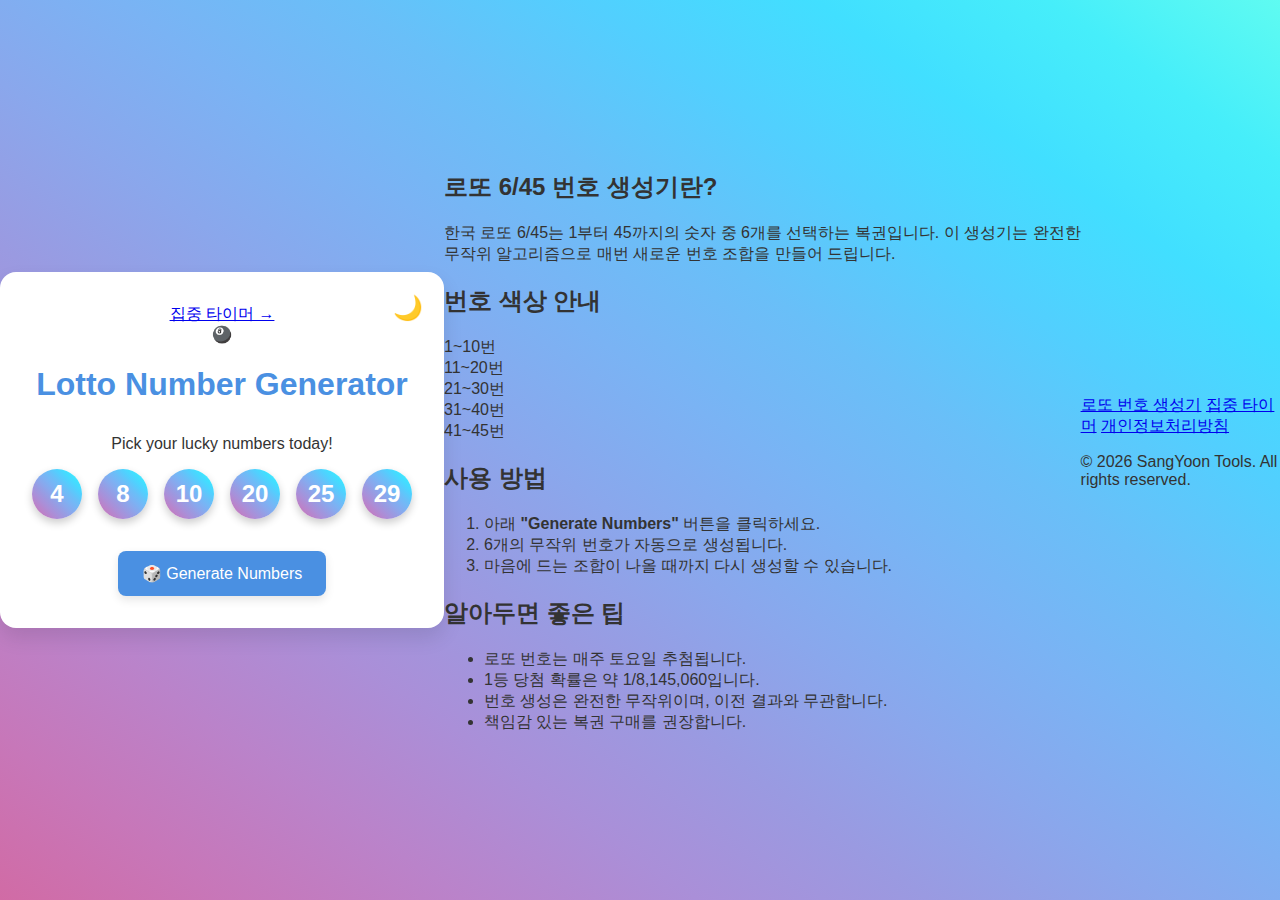
<file: index.html>
<!DOCTYPE html>
<html lang="ko">
<head>
    <meta charset="UTF-8">
    <meta name="viewport" content="width=device-width, initial-scale=1.0">
    <meta name="description" content="한국 로또 6/45 번호를 무작위로 생성해보세요. 번호 범위별 색상 구분과 함께 행운의 번호를 뽑아드립니다. 무료 로또 번호 생성기.">
    <!-- Google tag (gtag.js) -->
    <script async src="https://www.googletagmanager.com/gtag/js?id=G-K6Q5PZ5FXC"></script>
    <script>
      window.dataLayer = window.dataLayer || [];
      function gtag(){dataLayer.push(arguments);}
      gtag('js', new Date());
      gtag('config', 'G-K6Q5PZ5FXC');
    </script>
    <!-- Microsoft Clarity -->
    <script type="text/javascript">
      (function(c,l,a,r,i,t,y){
          c[a]=c[a]||function(){(c[a].q=c[a].q||[]).push(arguments)};
          t=l.createElement(r);t.async=1;t.src="https://www.clarity.ms/tag/"+i;
          y=l.getElementsByTagName(r)[0];y.parentNode.insertBefore(t,y);
      })(window, document, "clarity", "script", "vjq6i2v5ll");
    </script>
    <title>로또 번호 생성기 - 행운의 번호를 뽑아보세요</title>
    <link rel="preconnect" href="https://fonts.googleapis.com">
    <link rel="preconnect" href="https://fonts.gstatic.com" crossorigin>
    <link href="https://fonts.googleapis.com/css2?family=Inter:wght@400;600;800&display=swap" rel="stylesheet">
    <link rel="stylesheet" href="style.css">
    <meta name="google-adsense-account" content="ca-pub-9044285160437752">
    <script async src="https://pagead2.googlesyndication.com/pagead/js/adsbygoogle.js?client=ca-pub-9044285160437752"
         crossorigin="anonymous"></script>
</head>
<body>
    <div class="bg-orbs">
        <div class="orb orb-1"></div>
        <div class="orb orb-2"></div>
        <div class="orb orb-3"></div>
    </div>
    <div class="container">
        <button class="theme-toggle" id="theme-toggle" aria-label="Toggle dark mode">🌙</button>
        <a href="focus.html" class="nav-link">집중 타이머 &rarr;</a>
        <div class="title-section">
            <span class="title-icon">🎱</span>
            <h1>Lotto Number Generator</h1>
            <p class="subtitle">Pick your lucky numbers today!</p>
        </div>
        <lotto-numbers></lotto-numbers>
        <button id="generator-btn" class="generate-btn">
            <span class="btn-icon">🎲</span> Generate Numbers
        </button>
    </div>
    <!-- 설명 콘텐츠 -->
    <section class="content-section">
        <div class="content-card">
            <h2>로또 6/45 번호 생성기란?</h2>
            <p>한국 로또 6/45는 1부터 45까지의 숫자 중 6개를 선택하는 복권입니다. 이 생성기는 완전한 무작위 알고리즘으로 매번 새로운 번호 조합을 만들어 드립니다.</p>
        </div>
        <div class="content-card">
            <h2>번호 색상 안내</h2>
            <div class="color-guide">
                <div class="color-item"><span class="color-dot" style="background: #fbbf24;"></span> 1~10번</div>
                <div class="color-item"><span class="color-dot" style="background: #60a5fa;"></span> 11~20번</div>
                <div class="color-item"><span class="color-dot" style="background: #f87171;"></span> 21~30번</div>
                <div class="color-item"><span class="color-dot" style="background: #a78bfa;"></span> 31~40번</div>
                <div class="color-item"><span class="color-dot" style="background: #34d399;"></span> 41~45번</div>
            </div>
        </div>
        <div class="content-card">
            <h2>사용 방법</h2>
            <ol>
                <li>아래 <strong>"Generate Numbers"</strong> 버튼을 클릭하세요.</li>
                <li>6개의 무작위 번호가 자동으로 생성됩니다.</li>
                <li>마음에 드는 조합이 나올 때까지 다시 생성할 수 있습니다.</li>
            </ol>
        </div>
        <div class="content-card">
            <h2>알아두면 좋은 팁</h2>
            <ul>
                <li>로또 번호는 매주 토요일 추첨됩니다.</li>
                <li>1등 당첨 확률은 약 1/8,145,060입니다.</li>
                <li>번호 생성은 완전한 무작위이며, 이전 결과와 무관합니다.</li>
                <li>책임감 있는 복권 구매를 권장합니다.</li>
            </ul>
        </div>
    </section>

    <!-- AdSense 광고 -->
    <div class="ad-container" style="max-width: 728px; margin: 20px auto; text-align: center;">
        <ins class="adsbygoogle"
             style="display:block"
             data-ad-client="ca-pub-9044285160437752"
             data-ad-slot=""
             data-ad-format="auto"
             data-full-width-responsive="true"></ins>
        <script>(adsbygoogle = window.adsbygoogle || []).push({});</script>
    </div>

    <!-- 푸터 -->
    <footer class="site-footer">
        <nav class="footer-nav">
            <a href="index.html">로또 번호 생성기</a>
            <a href="focus.html">집중 타이머</a>
            <a href="privacy.html">개인정보처리방침</a>
        </nav>
        <p class="footer-copy">&copy; 2026 SangYoon Tools. All rights reserved.</p>
    </footer>

    <script src="main.js"></script>
</body>
</html>
</file>
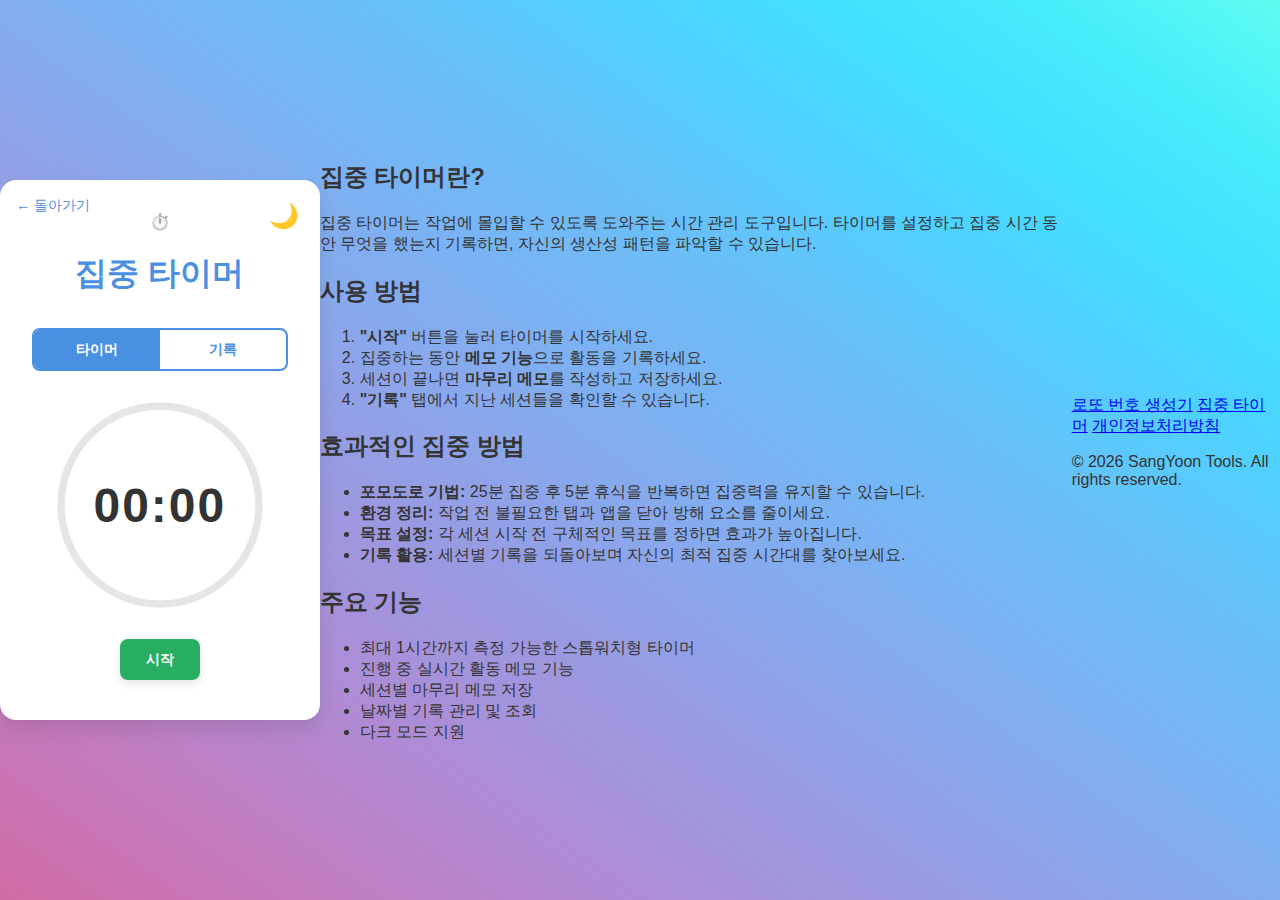
<file: focus.html>
<!DOCTYPE html>
<html lang="ko">
<head>
    <meta charset="UTF-8">
    <meta name="viewport" content="width=device-width, initial-scale=1.0">
    <meta name="description" content="집중 타이머로 생산성을 높여보세요. 세션별 활동 기록, 메모 기능으로 효율적인 시간 관리를 도와드립니다. 무료 온라인 집중 타이머.">
    <!-- Google tag (gtag.js) -->
    <script async src="https://www.googletagmanager.com/gtag/js?id=G-K6Q5PZ5FXC"></script>
    <script>
      window.dataLayer = window.dataLayer || [];
      function gtag(){dataLayer.push(arguments);}
      gtag('js', new Date());
      gtag('config', 'G-K6Q5PZ5FXC');
    </script>
    <!-- Microsoft Clarity -->
    <script type="text/javascript">
      (function(c,l,a,r,i,t,y){
          c[a]=c[a]||function(){(c[a].q=c[a].q||[]).push(arguments)};
          t=l.createElement(r);t.async=1;t.src="https://www.clarity.ms/tag/"+i;
          y=l.getElementsByTagName(r)[0];y.parentNode.insertBefore(t,y);
      })(window, document, "clarity", "script", "vjq6i2v5ll");
    </script>
    <title>집중 타이머 - 효율적인 시간 관리 도구</title>
    <link rel="preconnect" href="https://fonts.googleapis.com">
    <link rel="preconnect" href="https://fonts.gstatic.com" crossorigin>
    <link href="https://fonts.googleapis.com/css2?family=Inter:wght@400;600;800&display=swap" rel="stylesheet">
    <link rel="stylesheet" href="style.css">
    <link rel="stylesheet" href="focus.css">
    <meta name="google-adsense-account" content="ca-pub-9044285160437752">
    <script async src="https://pagead2.googlesyndication.com/pagead/js/adsbygoogle.js?client=ca-pub-9044285160437752"
         crossorigin="anonymous"></script>
</head>
<body>
    <div class="bg-orbs">
        <div class="orb orb-1"></div>
        <div class="orb orb-2"></div>
        <div class="orb orb-3"></div>
    </div>
    <div class="container focus-container">
        <button class="theme-toggle" id="theme-toggle" aria-label="다크모드 전환">🌙</button>
        <a href="index.html" class="back-link">&larr; 돌아가기</a>

        <div class="title-section">
            <span class="title-icon">⏱️</span>
            <h1>집중 타이머</h1>
        </div>

        <!-- 탭 네비게이션 -->
        <div class="tab-nav">
            <button class="tab-btn active" data-tab="timer">타이머</button>
            <button class="tab-btn" data-tab="history">기록</button>
        </div>

        <!-- 타이머 화면 -->
        <div id="timer-screen" class="screen active">
            <div class="timer-display">
                <svg class="progress-ring" viewBox="0 0 240 240">
                    <circle class="progress-ring-bg" cx="120" cy="120" r="108" />
                    <circle class="progress-ring-fill" cx="120" cy="120" r="108" />
                </svg>
                <div class="timer-text" id="timer-text">00:00</div>
            </div>

            <div class="timer-controls">
                <button id="start-btn" class="control-btn start-btn">시작</button>
                <button id="pause-btn" class="control-btn pause-btn" style="display:none;">일시정지</button>
                <button id="reset-btn" class="control-btn reset-btn" style="display:none;">초기화</button>
                <button id="finish-btn" class="control-btn finish-btn" style="display:none;">종료</button>
            </div>

            <!-- 진행 중 메모 입력 -->
            <div id="mid-log-section" class="mid-log-section" style="display:none;">
                <div class="mid-log-input-row">
                    <input type="text" id="mid-log-input" class="mid-log-input" placeholder="지금 뭘 했는지 적어보세요..." />
                    <button id="mid-log-add-btn" class="control-btn mid-log-add-btn">추가</button>
                </div>
                <ul id="mid-log-list" class="mid-log-list"></ul>
            </div>
        </div>

        <!-- 기록 화면 (알람 후) -->
        <div id="record-screen" class="screen">
            <div class="alarm-notice">
                <div class="alarm-icon">⏰</div>
                <h2>시간 종료!</h2>
                <p class="session-duration" id="session-duration"></p>
            </div>

            <!-- 진행 중 작성한 메모 요약 -->
            <div id="record-mid-logs" class="record-mid-logs" style="display:none;">
                <h3>이번 세션 활동 기록</h3>
                <ul id="record-mid-log-list" class="mid-log-list"></ul>
            </div>

            <div class="record-form">
                <label for="focus-note">마무리 메모</label>
                <textarea id="focus-note" rows="3" placeholder="이번 세션을 정리해보세요..."></textarea>
                <div class="record-actions">
                    <button id="save-btn" class="control-btn save-btn">저장 후 다음 세션</button>
                    <button id="discard-btn" class="control-btn discard-btn">삭제</button>
                </div>
            </div>
        </div>

        <!-- 기록 목록 화면 -->
        <div id="history-screen" class="screen">
            <div id="history-list" class="history-list"></div>
            <div id="history-empty" class="history-empty" style="display:none;">
                <p>아직 기록이 없습니다.</p>
                <p>첫 번째 집중 세션을 시작해보세요!</p>
            </div>
            <button id="clear-history-btn" class="control-btn discard-btn" style="display:none;">전체 기록 삭제</button>
        </div>
    </div>

    <!-- 설명 콘텐츠 -->
    <section class="content-section">
        <div class="content-card">
            <h2>집중 타이머란?</h2>
            <p>집중 타이머는 작업에 몰입할 수 있도록 도와주는 시간 관리 도구입니다. 타이머를 설정하고 집중 시간 동안 무엇을 했는지 기록하면, 자신의 생산성 패턴을 파악할 수 있습니다.</p>
        </div>
        <div class="content-card">
            <h2>사용 방법</h2>
            <ol>
                <li><strong>"시작"</strong> 버튼을 눌러 타이머를 시작하세요.</li>
                <li>집중하는 동안 <strong>메모 기능</strong>으로 활동을 기록하세요.</li>
                <li>세션이 끝나면 <strong>마무리 메모</strong>를 작성하고 저장하세요.</li>
                <li><strong>"기록"</strong> 탭에서 지난 세션들을 확인할 수 있습니다.</li>
            </ol>
        </div>
        <div class="content-card">
            <h2>효과적인 집중 방법</h2>
            <ul>
                <li><strong>포모도로 기법:</strong> 25분 집중 후 5분 휴식을 반복하면 집중력을 유지할 수 있습니다.</li>
                <li><strong>환경 정리:</strong> 작업 전 불필요한 탭과 앱을 닫아 방해 요소를 줄이세요.</li>
                <li><strong>목표 설정:</strong> 각 세션 시작 전 구체적인 목표를 정하면 효과가 높아집니다.</li>
                <li><strong>기록 활용:</strong> 세션별 기록을 되돌아보며 자신의 최적 집중 시간대를 찾아보세요.</li>
            </ul>
        </div>
        <div class="content-card">
            <h2>주요 기능</h2>
            <ul>
                <li>최대 1시간까지 측정 가능한 스톱워치형 타이머</li>
                <li>진행 중 실시간 활동 메모 기능</li>
                <li>세션별 마무리 메모 저장</li>
                <li>날짜별 기록 관리 및 조회</li>
                <li>다크 모드 지원</li>
            </ul>
        </div>
    </section>

    <!-- AdSense 광고 -->
    <div class="ad-container" style="max-width: 728px; margin: 20px auto; text-align: center;">
        <ins class="adsbygoogle"
             style="display:block"
             data-ad-client="ca-pub-9044285160437752"
             data-ad-slot=""
             data-ad-format="auto"
             data-full-width-responsive="true"></ins>
        <script>(adsbygoogle = window.adsbygoogle || []).push({});</script>
    </div>

    <!-- 푸터 -->
    <footer class="site-footer">
        <nav class="footer-nav">
            <a href="index.html">로또 번호 생성기</a>
            <a href="focus.html">집중 타이머</a>
            <a href="privacy.html">개인정보처리방침</a>
        </nav>
        <p class="footer-copy">&copy; 2026 SangYoon Tools. All rights reserved.</p>
    </footer>

    <script src="focus.js"></script>
</body>
</html>
</file>
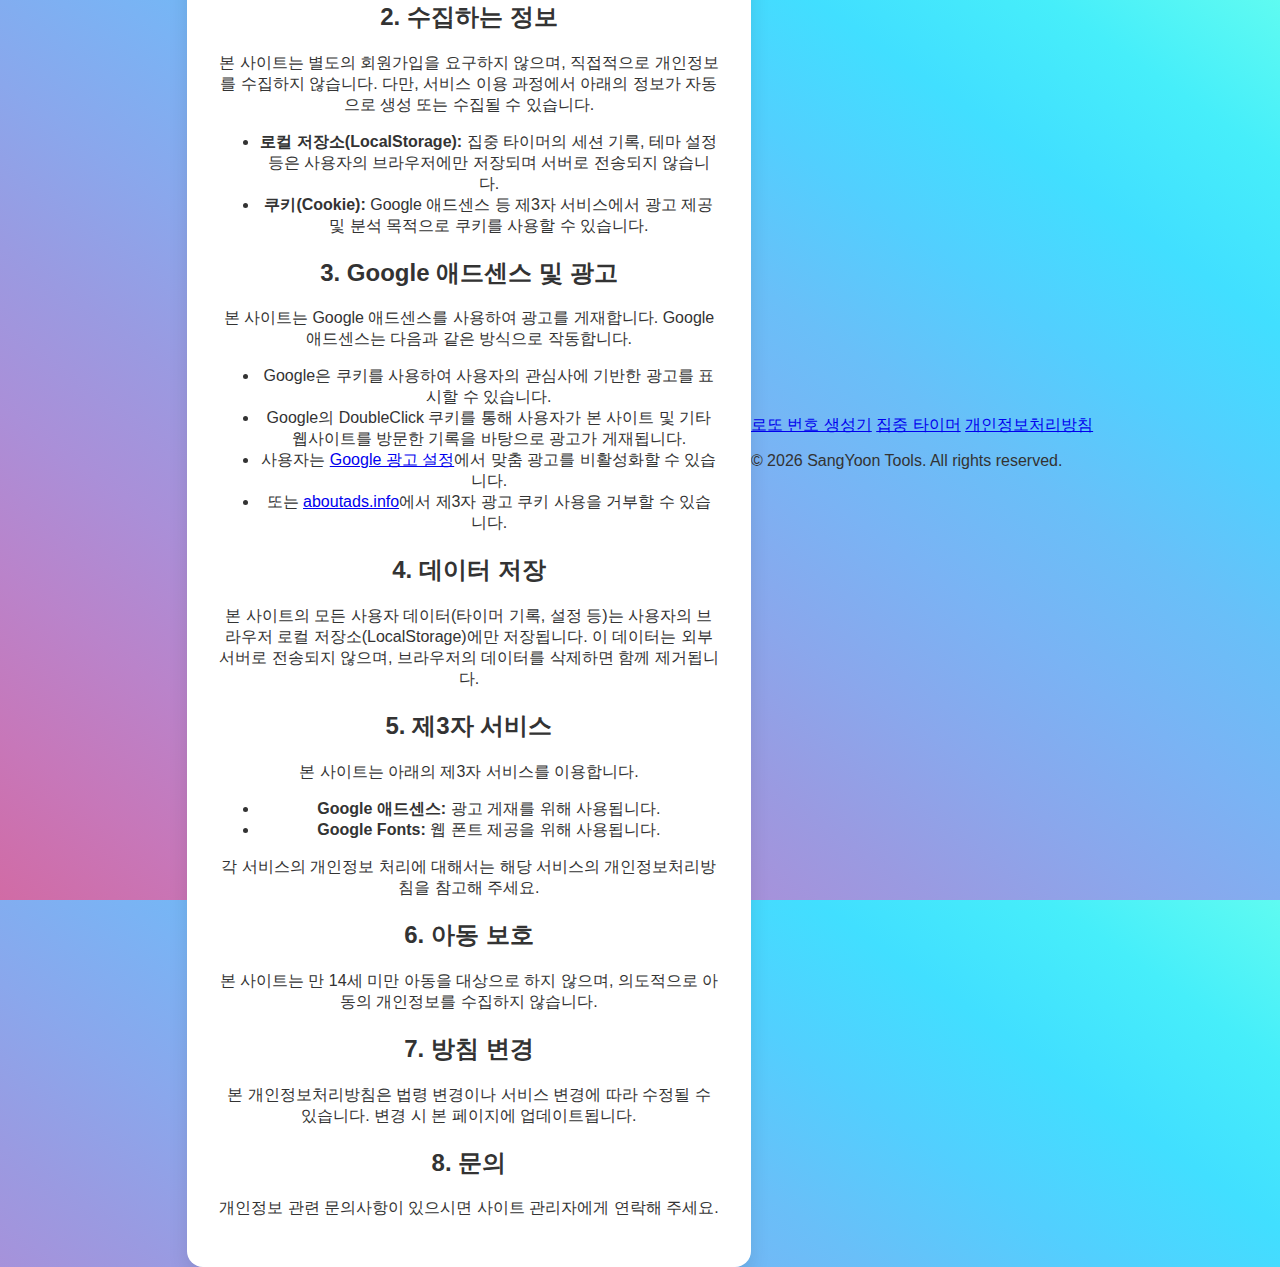
<file: privacy.html>
<!DOCTYPE html>
<html lang="ko">
<head>
    <meta charset="UTF-8">
    <meta name="viewport" content="width=device-width, initial-scale=1.0">
    <meta name="description" content="SangYoon Tools 개인정보처리방침. 사용자 데이터 수집, 쿠키 사용, 광고 정책에 대한 안내입니다.">
    <!-- Google tag (gtag.js) -->
    <script async src="https://www.googletagmanager.com/gtag/js?id=G-K6Q5PZ5FXC"></script>
    <script>
      window.dataLayer = window.dataLayer || [];
      function gtag(){dataLayer.push(arguments);}
      gtag('js', new Date());
      gtag('config', 'G-K6Q5PZ5FXC');
    </script>
    <!-- Microsoft Clarity -->
    <script type="text/javascript">
      (function(c,l,a,r,i,t,y){
          c[a]=c[a]||function(){(c[a].q=c[a].q||[]).push(arguments)};
          t=l.createElement(r);t.async=1;t.src="https://www.clarity.ms/tag/"+i;
          y=l.getElementsByTagName(r)[0];y.parentNode.insertBefore(t,y);
      })(window, document, "clarity", "script", "vjq6i2v5ll");
    </script>
    <title>개인정보처리방침 - SangYoon Tools</title>
    <link rel="preconnect" href="https://fonts.googleapis.com">
    <link rel="preconnect" href="https://fonts.gstatic.com" crossorigin>
    <link href="https://fonts.googleapis.com/css2?family=Inter:wght@400;600;800&display=swap" rel="stylesheet">
    <link rel="stylesheet" href="style.css">
    <meta name="google-adsense-account" content="ca-pub-9044285160437752">
    <script async src="https://pagead2.googlesyndication.com/pagead/js/adsbygoogle.js?client=ca-pub-9044285160437752"
         crossorigin="anonymous"></script>
</head>
<body>
    <div class="bg-orbs">
        <div class="orb orb-1"></div>
        <div class="orb orb-2"></div>
        <div class="orb orb-3"></div>
    </div>

    <div class="container privacy-container">
        <button class="theme-toggle" id="theme-toggle" aria-label="다크모드 전환">&#127769;</button>
        <a href="index.html" class="back-link">&larr; 홈으로</a>

        <div class="title-section">
            <h1>개인정보처리방침</h1>
            <p class="subtitle">최종 수정일: 2026년 2월 18일</p>
        </div>

        <div class="privacy-content">
            <section class="privacy-section">
                <h2>1. 개요</h2>
                <p>SangYoon Tools(이하 "본 사이트")는 사용자의 개인정보를 소중히 여기며, 관련 법령에 따라 개인정보를 보호하기 위해 최선을 다하고 있습니다. 본 개인정보처리방침은 본 사이트에서 제공하는 서비스(로또 번호 생성기, 집중 타이머 등)를 이용함에 있어 수집되는 정보와 그 활용에 대해 안내합니다.</p>
            </section>

            <section class="privacy-section">
                <h2>2. 수집하는 정보</h2>
                <p>본 사이트는 별도의 회원가입을 요구하지 않으며, 직접적으로 개인정보를 수집하지 않습니다. 다만, 서비스 이용 과정에서 아래의 정보가 자동으로 생성 또는 수집될 수 있습니다.</p>
                <ul>
                    <li><strong>로컬 저장소(LocalStorage):</strong> 집중 타이머의 세션 기록, 테마 설정 등은 사용자의 브라우저에만 저장되며 서버로 전송되지 않습니다.</li>
                    <li><strong>쿠키(Cookie):</strong> Google 애드센스 등 제3자 서비스에서 광고 제공 및 분석 목적으로 쿠키를 사용할 수 있습니다.</li>
                </ul>
            </section>

            <section class="privacy-section">
                <h2>3. Google 애드센스 및 광고</h2>
                <p>본 사이트는 Google 애드센스를 사용하여 광고를 게재합니다. Google 애드센스는 다음과 같은 방식으로 작동합니다.</p>
                <ul>
                    <li>Google은 쿠키를 사용하여 사용자의 관심사에 기반한 광고를 표시할 수 있습니다.</li>
                    <li>Google의 DoubleClick 쿠키를 통해 사용자가 본 사이트 및 기타 웹사이트를 방문한 기록을 바탕으로 광고가 게재됩니다.</li>
                    <li>사용자는 <a href="https://www.google.com/settings/ads" target="_blank" rel="noopener">Google 광고 설정</a>에서 맞춤 광고를 비활성화할 수 있습니다.</li>
                    <li>또는 <a href="https://www.aboutads.info/choices/" target="_blank" rel="noopener">aboutads.info</a>에서 제3자 광고 쿠키 사용을 거부할 수 있습니다.</li>
                </ul>
            </section>

            <section class="privacy-section">
                <h2>4. 데이터 저장</h2>
                <p>본 사이트의 모든 사용자 데이터(타이머 기록, 설정 등)는 사용자의 브라우저 로컬 저장소(LocalStorage)에만 저장됩니다. 이 데이터는 외부 서버로 전송되지 않으며, 브라우저의 데이터를 삭제하면 함께 제거됩니다.</p>
            </section>

            <section class="privacy-section">
                <h2>5. 제3자 서비스</h2>
                <p>본 사이트는 아래의 제3자 서비스를 이용합니다.</p>
                <ul>
                    <li><strong>Google 애드센스:</strong> 광고 게재를 위해 사용됩니다.</li>
                    <li><strong>Google Fonts:</strong> 웹 폰트 제공을 위해 사용됩니다.</li>
                </ul>
                <p>각 서비스의 개인정보 처리에 대해서는 해당 서비스의 개인정보처리방침을 참고해 주세요.</p>
            </section>

            <section class="privacy-section">
                <h2>6. 아동 보호</h2>
                <p>본 사이트는 만 14세 미만 아동을 대상으로 하지 않으며, 의도적으로 아동의 개인정보를 수집하지 않습니다.</p>
            </section>

            <section class="privacy-section">
                <h2>7. 방침 변경</h2>
                <p>본 개인정보처리방침은 법령 변경이나 서비스 변경에 따라 수정될 수 있습니다. 변경 시 본 페이지에 업데이트됩니다.</p>
            </section>

            <section class="privacy-section">
                <h2>8. 문의</h2>
                <p>개인정보 관련 문의사항이 있으시면 사이트 관리자에게 연락해 주세요.</p>
            </section>
        </div>
    </div>

    <!-- 푸터 -->
    <footer class="site-footer">
        <nav class="footer-nav">
            <a href="index.html">로또 번호 생성기</a>
            <a href="focus.html">집중 타이머</a>
            <a href="privacy.html">개인정보처리방침</a>
        </nav>
        <p class="footer-copy">&copy; 2026 SangYoon Tools. All rights reserved.</p>
    </footer>

    <script>
        // 테마 토글
        const themeToggle = document.getElementById('theme-toggle');
        const savedTheme = localStorage.getItem('theme');
        if (savedTheme === 'dark' || (!savedTheme && window.matchMedia('(prefers-color-scheme: dark)').matches)) {
            document.documentElement.setAttribute('data-theme', 'dark');
            themeToggle.textContent = '\u2600\uFE0F';
        }
        themeToggle.addEventListener('click', () => {
            const isDark = document.documentElement.getAttribute('data-theme') === 'dark';
            if (isDark) {
                document.documentElement.removeAttribute('data-theme');
                themeToggle.textContent = '\uD83C\uDF19';
                localStorage.setItem('theme', 'light');
            } else {
                document.documentElement.setAttribute('data-theme', 'dark');
                themeToggle.textContent = '\u2600\uFE0F';
                localStorage.setItem('theme', 'dark');
            }
        });
    </script>
</body>
</html>
</file>
<file: style.css>
:root {
    --primary-color: #4a90e2;
    --secondary-color: #f5a623;
    --background-color: #f0f2f5;
    --text-color: #333;
    --card-bg: #fff;
    --shadow-color: rgba(0, 0, 0, 0.1);
    --font-family: 'Helvetica Neue', sans-serif;
    --gradient: linear-gradient(to right top, #d16ba5, #c777b9, #ba83ca, #aa8fd8, #9a9ae1, #8aa7ec, #7ab3f4, #69bff8, #52cffe, #41dfff, #46eefa, #5ffbf1);
    --btn-hover: #357abd;
}

[data-theme="dark"] {
    --primary-color: #6db3f8;
    --secondary-color: #f5a623;
    --background-color: #1a1a2e;
    --text-color: #e0e0e0;
    --card-bg: #16213e;
    --shadow-color: rgba(0, 0, 0, 0.4);
    --gradient: linear-gradient(to right top, #0f0c29, #302b63, #24243e);
    --btn-hover: #5a9fd4;
}

* {
    transition: background-color 0.3s ease, color 0.3s ease, box-shadow 0.3s ease;
}

body {
    font-family: var(--font-family);
    background-color: var(--background-color);
    color: var(--text-color);
    display: flex;
    justify-content: center;
    align-items: center;
    height: 100vh;
    margin: 0;
    background-image: var(--gradient);
}

.container {
    text-align: center;
    background: var(--card-bg);
    padding: 2rem;
    border-radius: 1rem;
    box-shadow: 0 10px 20px var(--shadow-color);
    max-width: 90%;
    width: 500px;
    position: relative;
}

h1 {
    color: var(--primary-color);
    margin-bottom: 2rem;
}

button {
    background-color: var(--primary-color);
    color: #fff;
    border: none;
    padding: 0.8rem 1.5rem;
    border-radius: 0.5rem;
    font-size: 1rem;
    cursor: pointer;
    transition: background-color 0.3s ease, transform 0.2s ease;
    box-shadow: 0 4px 10px var(--shadow-color);
}

button:hover {
    background-color: var(--btn-hover);
    transform: translateY(-2px);
}

button:active {
    transform: translateY(0);
}

.theme-toggle {
    position: absolute;
    top: 1rem;
    right: 1rem;
    background: none;
    border: none;
    font-size: 1.5rem;
    cursor: pointer;
    padding: 0.4rem;
    border-radius: 50%;
    width: 40px;
    height: 40px;
    display: flex;
    align-items: center;
    justify-content: center;
    box-shadow: none;
    transition: transform 0.3s ease;
}

.theme-toggle:hover {
    background: none;
    transform: rotate(30deg);
}
</file>
<file: focus.css>
/* 집중 타이머 스타일 */

.focus-container {
    width: 420px;
    padding: 2rem 2rem 1.5rem;
}

.back-link {
    position: absolute;
    top: 1rem;
    left: 1rem;
    color: var(--primary-color);
    text-decoration: none;
    font-size: 0.9rem;
    font-weight: 500;
    transition: opacity 0.2s;
}

.back-link:hover {
    opacity: 0.7;
}

/* 탭 네비게이션 */
.tab-nav {
    display: flex;
    gap: 0;
    margin-bottom: 1.5rem;
    border-radius: 0.5rem;
    overflow: hidden;
    border: 2px solid var(--primary-color);
}

.tab-btn {
    flex: 1;
    padding: 0.6rem 1rem;
    border: none;
    border-radius: 0;
    background: transparent;
    color: var(--primary-color);
    font-size: 0.9rem;
    font-weight: 600;
    cursor: pointer;
    box-shadow: none;
    transition: background-color 0.2s, color 0.2s;
}

.tab-btn:hover {
    background: transparent;
    transform: none;
    opacity: 0.8;
}

.tab-btn.active {
    background-color: var(--primary-color);
    color: #fff;
}

.tab-btn.active:hover {
    background-color: var(--primary-color);
    opacity: 1;
}

/* 화면 전환 */
.screen {
    display: none;
}

.screen.active {
    display: block;
}

/* 타이머 디스플레이 */
.timer-display {
    position: relative;
    width: 220px;
    height: 220px;
    margin: 0 auto 1.5rem;
}

.progress-ring {
    width: 100%;
    height: 100%;
    transform: rotate(-90deg);
}

.progress-ring-bg {
    fill: none;
    stroke: var(--shadow-color);
    stroke-width: 8;
}

.progress-ring-fill {
    fill: none;
    stroke: var(--primary-color);
    stroke-width: 8;
    stroke-linecap: round;
    stroke-dasharray: 678.58;
    stroke-dashoffset: 678.58;
    transition: stroke-dashoffset 1s linear;
}

.timer-text {
    position: absolute;
    top: 50%;
    left: 50%;
    transform: translate(-50%, -50%);
    font-size: 3rem;
    font-weight: 700;
    font-variant-numeric: tabular-nums;
    color: var(--text-color);
    letter-spacing: 2px;
}

/* 타이머 컨트롤 */
.timer-controls {
    display: flex;
    gap: 0.6rem;
    justify-content: center;
    flex-wrap: wrap;
    margin-bottom: 1rem;
}

.control-btn {
    padding: 0.7rem 1.2rem;
    border-radius: 0.5rem;
    font-size: 0.9rem;
    font-weight: 600;
    min-width: 80px;
}

.start-btn {
    background-color: #27ae60;
}

.start-btn:hover {
    background-color: #219a52;
}

.pause-btn {
    background-color: var(--secondary-color);
}

.pause-btn:hover {
    background-color: #e09510;
}

.reset-btn {
    background-color: #95a5a6;
}

.reset-btn:hover {
    background-color: #7f8c8d;
}

.finish-btn {
    background-color: var(--primary-color);
}

.finish-btn:hover {
    background-color: var(--btn-hover);
}

.save-btn {
    background-color: #27ae60;
}

.save-btn:hover {
    background-color: #219a52;
}

.discard-btn {
    background-color: #e74c3c;
    font-size: 0.85rem;
}

.discard-btn:hover {
    background-color: #c0392b;
}

/* 진행 중 메모 */
.mid-log-section {
    margin-top: 1.2rem;
    border-top: 1px solid var(--shadow-color);
    padding-top: 1rem;
}

.mid-log-input-row {
    display: flex;
    gap: 0.5rem;
}

.mid-log-input {
    flex: 1;
    padding: 0.6rem 0.8rem;
    border: 2px solid var(--shadow-color);
    border-radius: 0.5rem;
    font-family: var(--font-family);
    font-size: 0.9rem;
    background: var(--card-bg);
    color: var(--text-color);
    transition: border-color 0.2s;
}

.mid-log-input:focus {
    outline: none;
    border-color: var(--primary-color);
}

.mid-log-add-btn {
    min-width: 60px;
    padding: 0.6rem 0.8rem;
    font-size: 0.85rem;
    background-color: var(--primary-color);
}

.mid-log-add-btn:hover {
    background-color: var(--btn-hover);
}

.mid-log-list {
    list-style: none;
    padding: 0;
    margin: 0.8rem 0 0;
    text-align: left;
}

.mid-log-item {
    display: flex;
    align-items: center;
    gap: 0.5rem;
    padding: 0.4rem 0.6rem;
    margin-bottom: 0.3rem;
    background: var(--background-color);
    border-radius: 0.4rem;
    font-size: 0.85rem;
}

.mid-log-time {
    font-weight: 700;
    color: var(--primary-color);
    font-size: 0.8rem;
    min-width: 42px;
    font-variant-numeric: tabular-nums;
}

.mid-log-note {
    flex: 1;
    color: var(--text-color);
    word-break: break-word;
}

.mid-log-remove {
    background: none;
    border: none;
    color: #e74c3c;
    cursor: pointer;
    font-size: 0.75rem;
    padding: 0.1rem 0.3rem;
    border-radius: 0.3rem;
    box-shadow: none;
    opacity: 0.4;
    transition: opacity 0.2s;
}

.mid-log-remove:hover {
    opacity: 1;
    background: rgba(231, 76, 60, 0.1);
    transform: none;
}

/* 알람 화면 */
.alarm-notice {
    margin-bottom: 1.2rem;
}

.alarm-icon {
    font-size: 3rem;
    animation: shake 0.5s ease-in-out infinite alternate;
    margin-bottom: 0.5rem;
}

@keyframes shake {
    0% { transform: rotate(-10deg); }
    100% { transform: rotate(10deg); }
}

.alarm-notice h2 {
    color: var(--secondary-color);
    margin: 0.3rem 0;
    font-size: 1.5rem;
}

.session-duration {
    color: var(--text-color);
    opacity: 0.7;
    font-size: 0.95rem;
    margin: 0.3rem 0 0;
}

/* 기록 화면 - 진행 중 메모 요약 */
.record-mid-logs {
    text-align: left;
    margin-bottom: 1rem;
    padding: 0.8rem;
    background: var(--background-color);
    border-radius: 0.5rem;
}

.record-mid-logs h3 {
    font-size: 0.9rem;
    color: var(--primary-color);
    margin: 0 0 0.5rem;
}

/* 기록 입력 폼 */
.record-form {
    text-align: left;
}

.record-form label {
    display: block;
    font-weight: 600;
    margin-bottom: 0.5rem;
    color: var(--text-color);
    font-size: 0.95rem;
}

.record-form textarea {
    width: 100%;
    padding: 0.8rem;
    border: 2px solid var(--shadow-color);
    border-radius: 0.5rem;
    font-family: var(--font-family);
    font-size: 0.95rem;
    resize: vertical;
    background: var(--card-bg);
    color: var(--text-color);
    box-sizing: border-box;
    transition: border-color 0.2s;
}

.record-form textarea:focus {
    outline: none;
    border-color: var(--primary-color);
}

.record-actions {
    display: flex;
    gap: 0.8rem;
    margin-top: 1rem;
    justify-content: center;
}

/* 기록 목록 */
.history-list {
    text-align: left;
    max-height: 400px;
    overflow-y: auto;
}

.history-date-group {
    margin-bottom: 1.2rem;
}

.history-date {
    font-weight: 700;
    font-size: 0.85rem;
    color: var(--primary-color);
    margin-bottom: 0.5rem;
    padding-bottom: 0.3rem;
    border-bottom: 1px solid var(--shadow-color);
}

.history-card {
    background: var(--background-color);
    border-radius: 0.5rem;
    padding: 0.8rem;
    margin-bottom: 0.5rem;
    transition: transform 0.15s;
}

.history-card:hover {
    transform: translateX(4px);
}

.history-card-header {
    display: flex;
    justify-content: space-between;
    align-items: center;
    margin-bottom: 0.4rem;
}

.history-time {
    font-size: 0.8rem;
    color: var(--text-color);
    opacity: 0.6;
}

.history-duration {
    font-size: 0.8rem;
    font-weight: 600;
    color: var(--secondary-color);
    background: rgba(245, 166, 35, 0.15);
    padding: 0.15rem 0.5rem;
    border-radius: 1rem;
}

.history-note {
    font-size: 0.9rem;
    color: var(--text-color);
    line-height: 1.4;
    white-space: pre-wrap;
    word-break: break-word;
}

/* 기록 카드 내 활동 로그 */
.history-logs {
    margin: 0.4rem 0;
    padding: 0.4rem 0;
    border-top: 1px dashed var(--shadow-color);
    border-bottom: 1px dashed var(--shadow-color);
}

.history-log-item {
    display: flex;
    align-items: baseline;
    gap: 0.4rem;
    font-size: 0.8rem;
    padding: 0.15rem 0;
}

.history-log-time {
    font-weight: 700;
    color: var(--primary-color);
    font-size: 0.75rem;
    min-width: 38px;
    font-variant-numeric: tabular-nums;
}

.history-log-note {
    color: var(--text-color);
    opacity: 0.8;
}

.history-empty {
    text-align: center;
    padding: 2rem 0;
    color: var(--text-color);
    opacity: 0.5;
}

.history-empty p {
    margin: 0.3rem 0;
}

#clear-history-btn {
    margin-top: 1rem;
    width: 100%;
}

/* 알람 깜빡임 */
@keyframes flash {
    0%, 100% { opacity: 1; }
    50% { opacity: 0.5; }
}

.alarm-flash {
    animation: flash 0.8s ease-in-out 3;
}

/* 개별 기록 삭제 버튼 */
.history-delete-btn {
    background: none;
    border: none;
    color: #e74c3c;
    cursor: pointer;
    font-size: 0.8rem;
    padding: 0.1rem 0.4rem;
    border-radius: 0.3rem;
    box-shadow: none;
    opacity: 0;
    transition: opacity 0.2s;
}

.history-card:hover .history-delete-btn {
    opacity: 0.6;
}

.history-delete-btn:hover {
    opacity: 1 !important;
    background: rgba(231, 76, 60, 0.1);
    transform: none;
}
</file>
